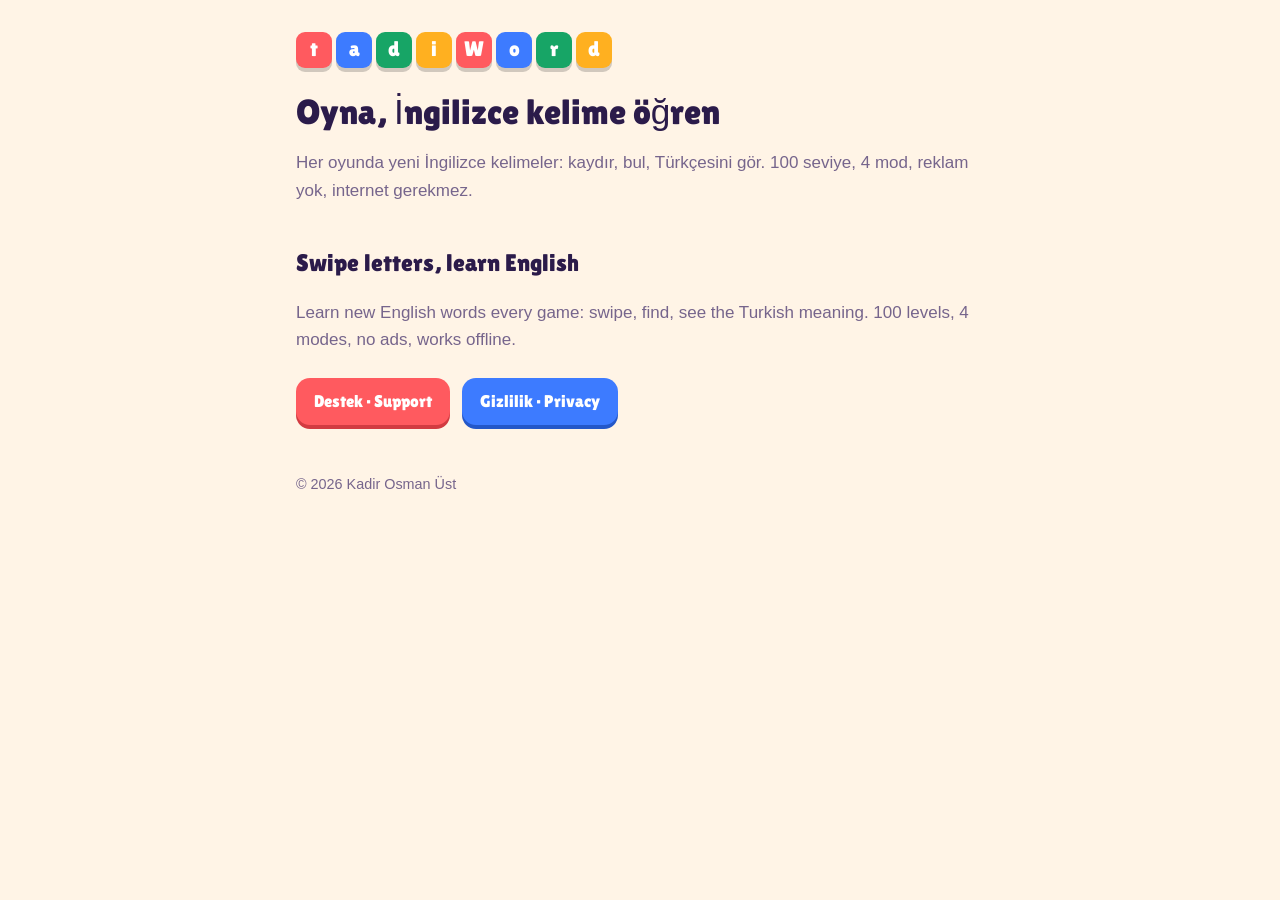
<file: index.html>
<!doctype html>
<html lang="tr">
<head>
  <meta charset="utf-8">
  <meta name="viewport" content="width=device-width, initial-scale=1">
  <title>TadiWord</title>
  <meta name="description" content="Oyna, İngilizce kelime öğren. Play word games, learn English.">
  <link rel="stylesheet" href="assets/style.css">
</head>
<body>
<main>
  <a class="brand" href="./" aria-label="TadiWord"><span>t</span><span>a</span><span>d</span><span>i</span><span>W</span><span>o</span><span>r</span><span>d</span></a>

  <h1>Oyna, İngilizce kelime öğren</h1>
  <p class="sub">Her oyunda yeni İngilizce kelimeler: kaydır, bul, Türkçesini gör. 100 seviye, 4 mod, reklam yok, internet gerekmez.</p>

  <h2 lang="en">Swipe letters, learn English</h2>
  <p class="sub" lang="en">Learn new English words every game: swipe, find, see the Turkish meaning. 100 levels, 4 modes, no ads, works offline.</p>

  <nav class="links">
    <a href="support/">Destek · Support</a>
    <a href="privacy/">Gizlilik · Privacy</a>
  </nav>

  <footer>© 2026 Kadir Osman Üst</footer>
</main>
</body>
</html>
</file>
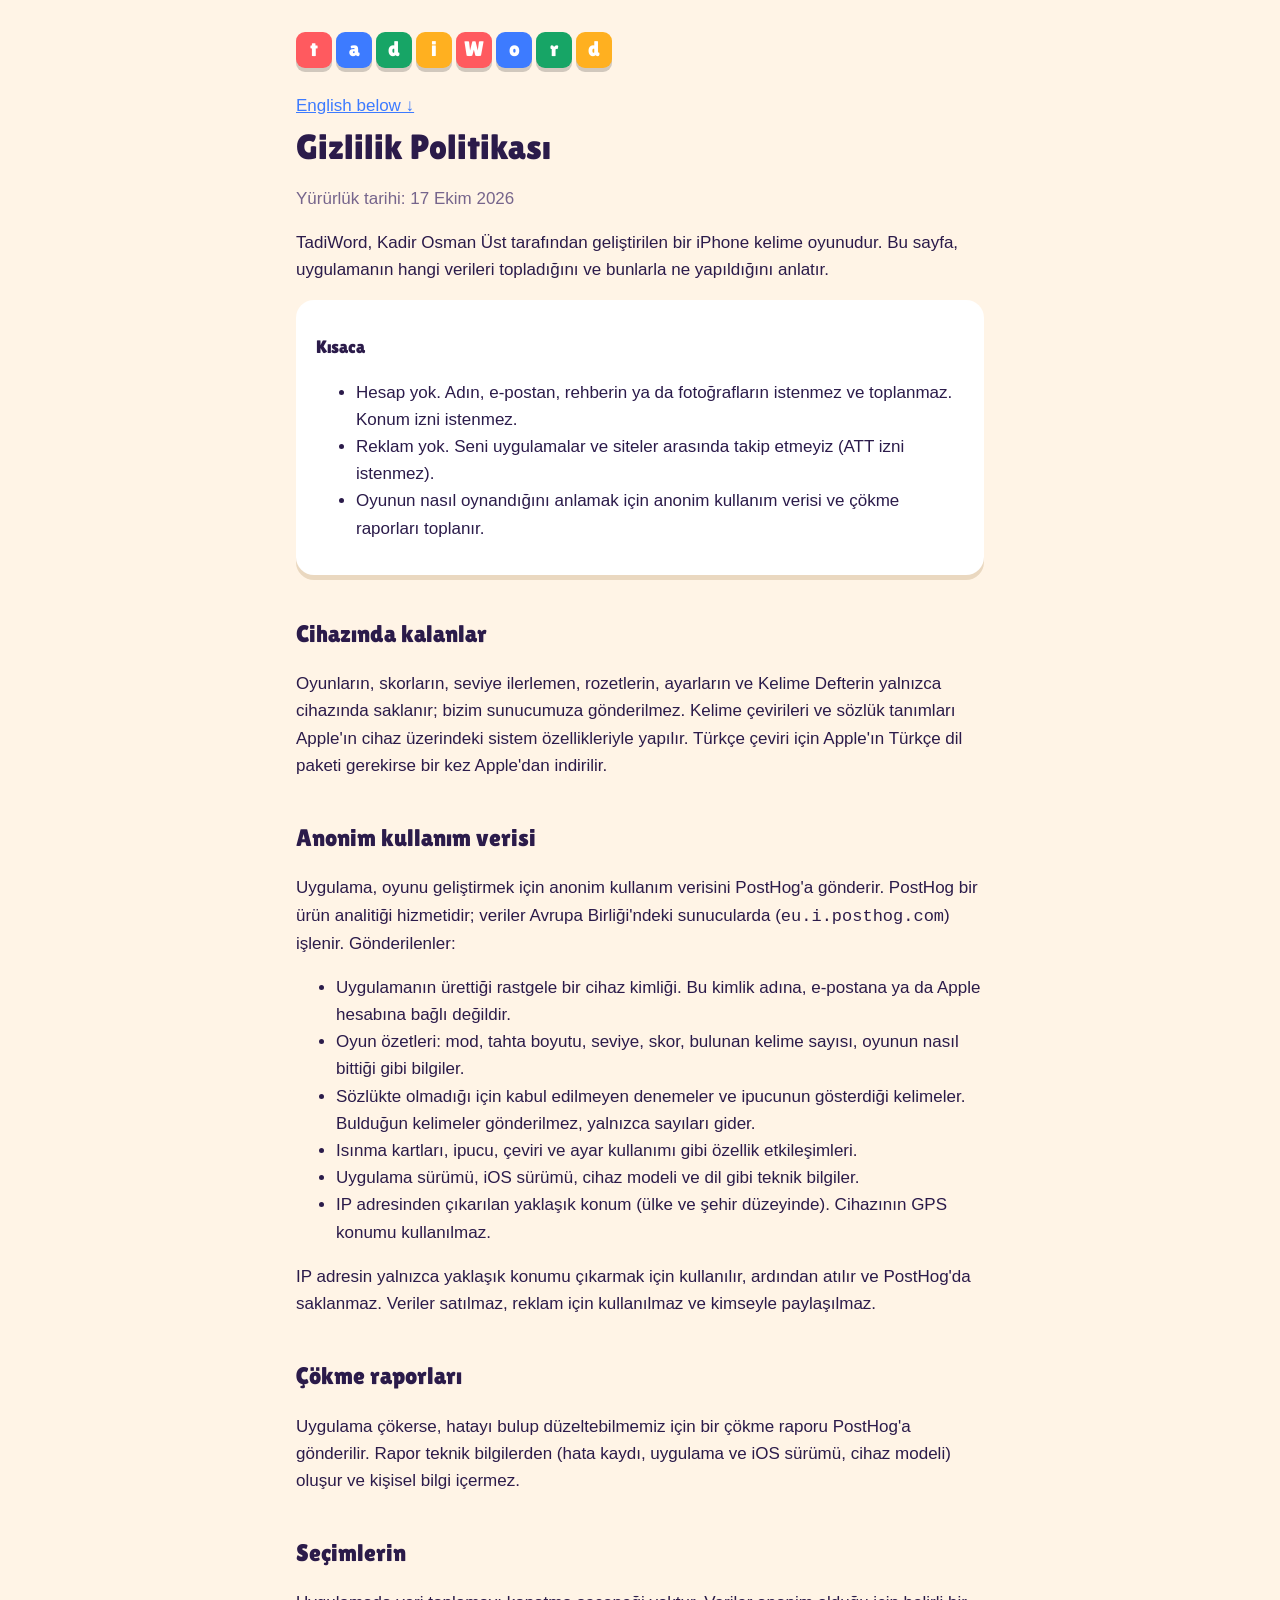
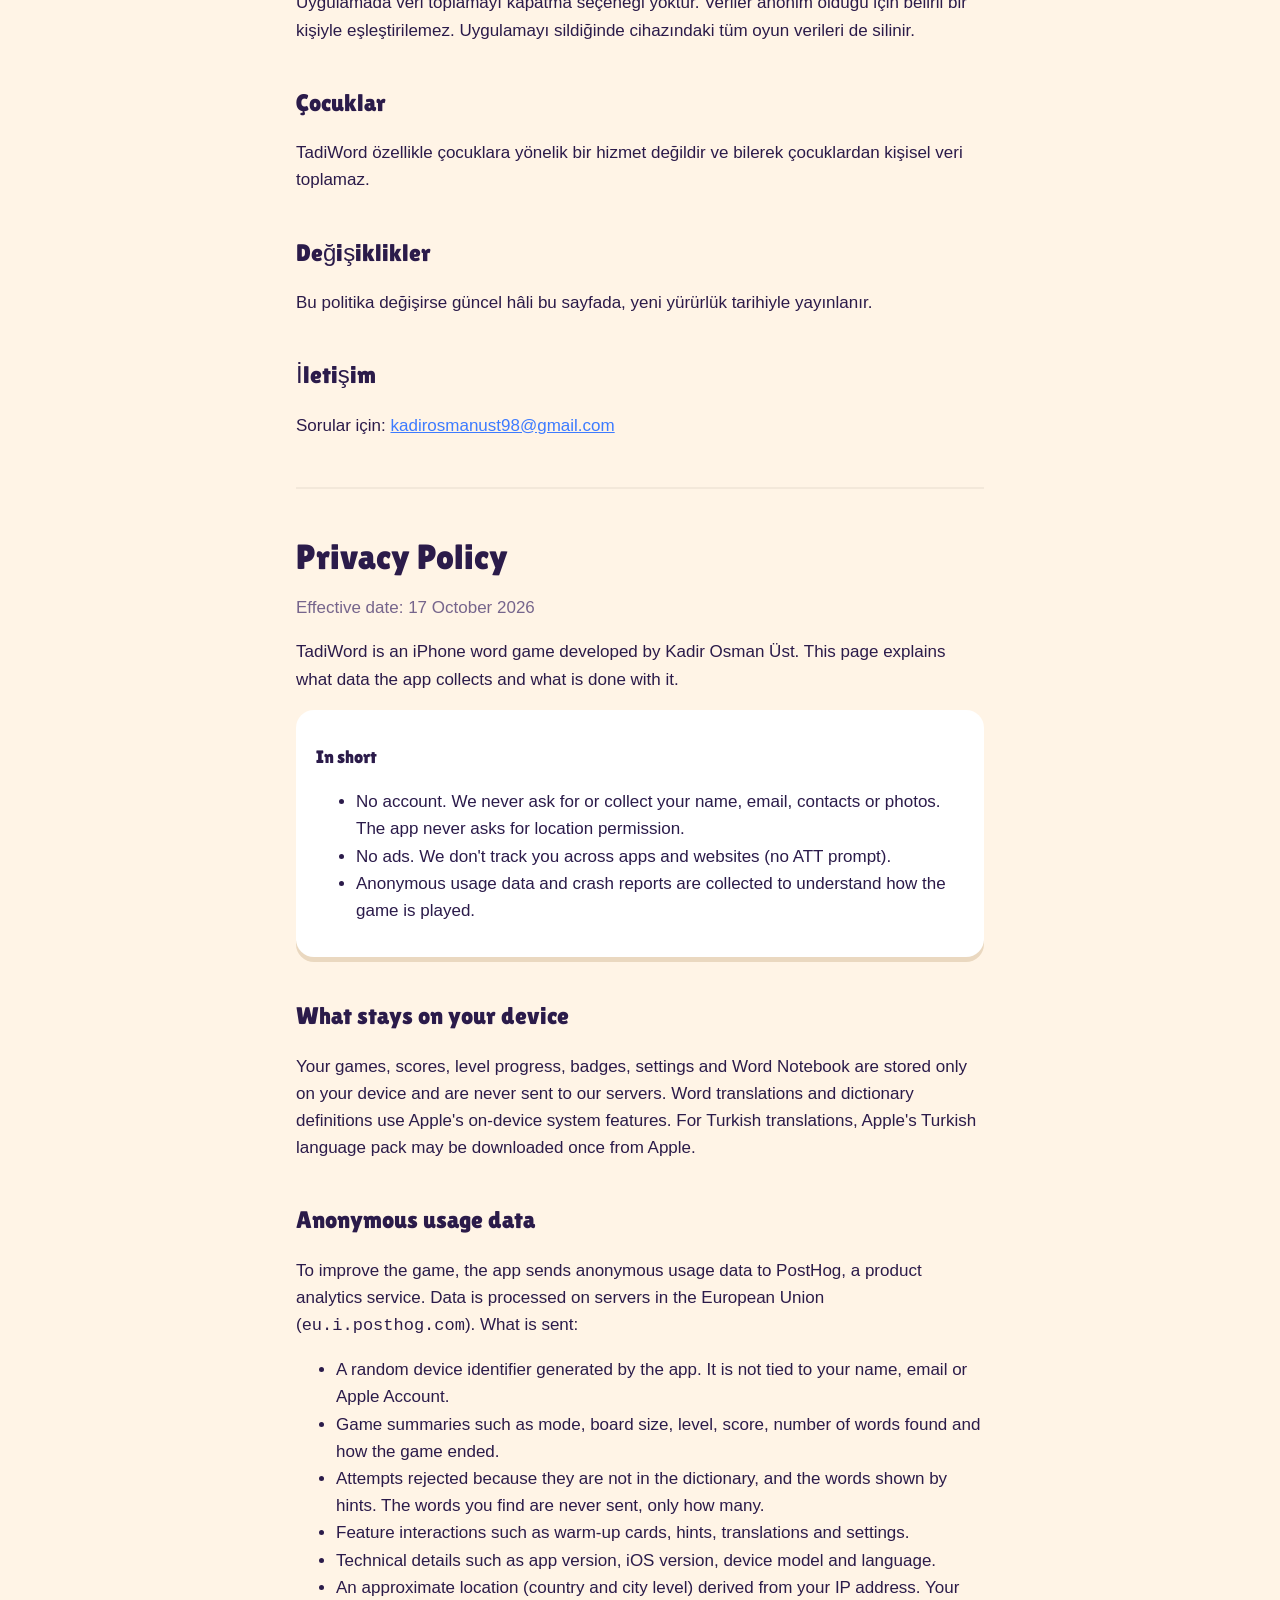
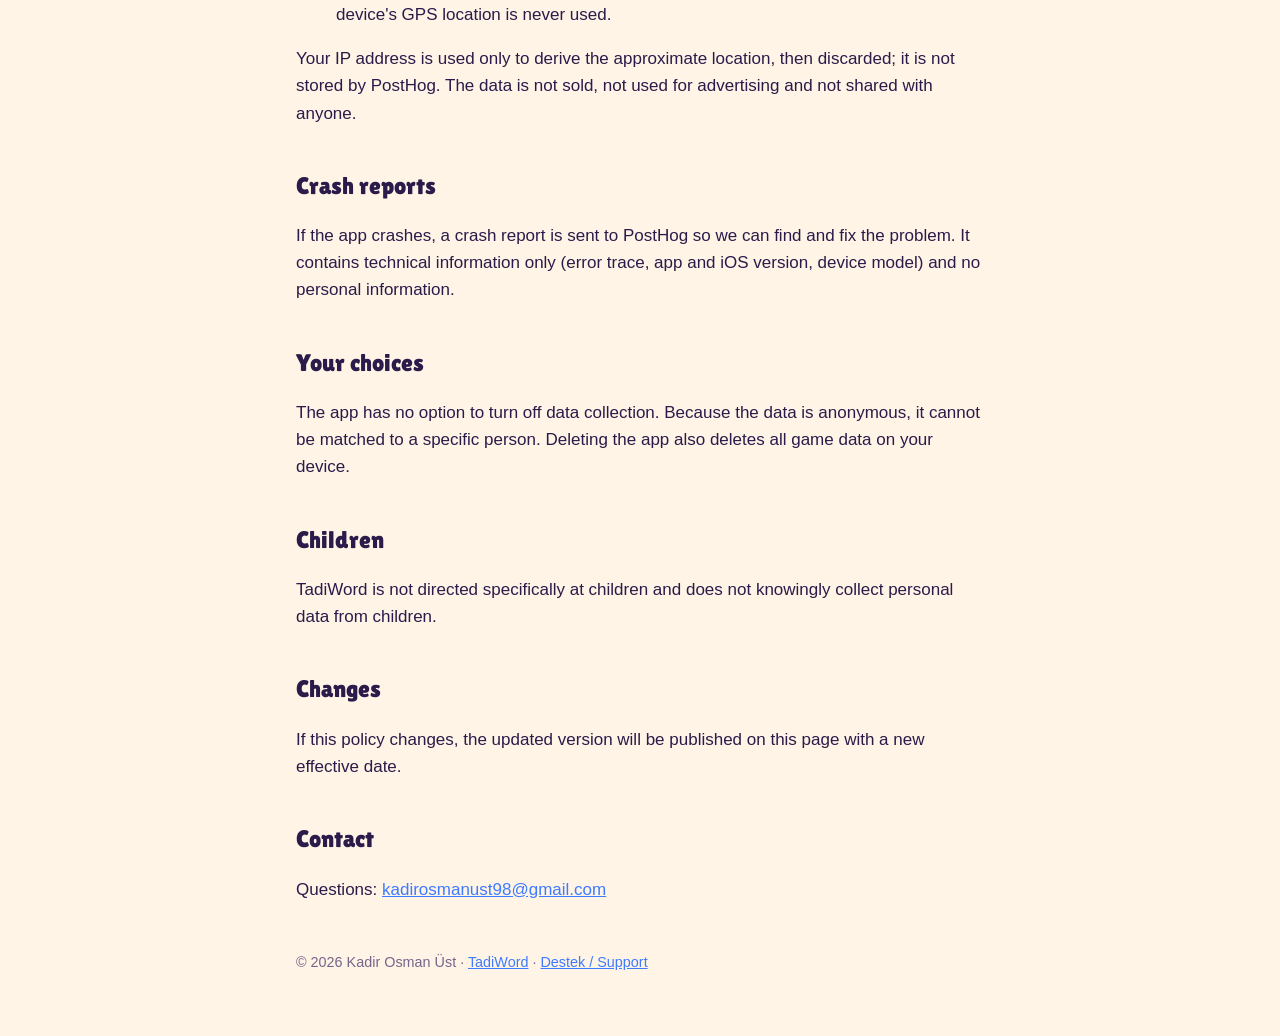
<file: privacy/index.html>
<!doctype html>
<html lang="tr">
<head>
  <meta charset="utf-8">
  <meta name="viewport" content="width=device-width, initial-scale=1">
  <title>Gizlilik Politikası · TadiWord</title>
  <link rel="stylesheet" href="../assets/style.css">
</head>
<body>
<main>
  <a class="brand" href="../" aria-label="TadiWord"><span>t</span><span>a</span><span>d</span><span>i</span><span>W</span><span>o</span><span>r</span><span>d</span></a>
  <p class="lang-switch"><a href="#en">English below ↓</a></p>

  <h1>Gizlilik Politikası</h1>
  <p class="sub">Yürürlük tarihi: 17 Ekim 2026</p>

  <p>TadiWord, Kadir Osman Üst tarafından geliştirilen bir iPhone kelime oyunudur. Bu sayfa, uygulamanın hangi verileri topladığını ve bunlarla ne yapıldığını anlatır.</p>

  <div class="card">
    <h3>Kısaca</h3>
    <ul>
      <li>Hesap yok. Adın, e-postan, rehberin ya da fotoğrafların istenmez ve toplanmaz. Konum izni istenmez.</li>
      <li>Reklam yok. Seni uygulamalar ve siteler arasında takip etmeyiz (ATT izni istenmez).</li>
      <li>Oyunun nasıl oynandığını anlamak için anonim kullanım verisi ve çökme raporları toplanır.</li>
    </ul>
  </div>

  <h2>Cihazında kalanlar</h2>
  <p>Oyunların, skorların, seviye ilerlemen, rozetlerin, ayarların ve Kelime Defterin yalnızca cihazında saklanır; bizim sunucumuza gönderilmez. Kelime çevirileri ve sözlük tanımları Apple'ın cihaz üzerindeki sistem özellikleriyle yapılır. Türkçe çeviri için Apple'ın Türkçe dil paketi gerekirse bir kez Apple'dan indirilir.</p>

  <h2>Anonim kullanım verisi</h2>
  <p>Uygulama, oyunu geliştirmek için anonim kullanım verisini PostHog'a gönderir. PostHog bir ürün analitiği hizmetidir; veriler Avrupa Birliği'ndeki sunucularda (<code>eu.i.posthog.com</code>) işlenir. Gönderilenler:</p>
  <ul>
    <li>Uygulamanın ürettiği rastgele bir cihaz kimliği. Bu kimlik adına, e-postana ya da Apple hesabına bağlı değildir.</li>
    <li>Oyun özetleri: mod, tahta boyutu, seviye, skor, bulunan kelime sayısı, oyunun nasıl bittiği gibi bilgiler.</li>
    <li>Sözlükte olmadığı için kabul edilmeyen denemeler ve ipucunun gösterdiği kelimeler. Bulduğun kelimeler gönderilmez, yalnızca sayıları gider.</li>
    <li>Isınma kartları, ipucu, çeviri ve ayar kullanımı gibi özellik etkileşimleri.</li>
    <li>Uygulama sürümü, iOS sürümü, cihaz modeli ve dil gibi teknik bilgiler.</li>
    <li>IP adresinden çıkarılan yaklaşık konum (ülke ve şehir düzeyinde). Cihazının GPS konumu kullanılmaz.</li>
  </ul>
  <p>IP adresin yalnızca yaklaşık konumu çıkarmak için kullanılır, ardından atılır ve PostHog'da saklanmaz. Veriler satılmaz, reklam için kullanılmaz ve kimseyle paylaşılmaz.</p>

  <h2>Çökme raporları</h2>
  <p>Uygulama çökerse, hatayı bulup düzeltebilmemiz için bir çökme raporu PostHog'a gönderilir. Rapor teknik bilgilerden (hata kaydı, uygulama ve iOS sürümü, cihaz modeli) oluşur ve kişisel bilgi içermez.</p>

  <h2>Seçimlerin</h2>
  <p>Uygulamada veri toplamayı kapatma seçeneği yoktur. Veriler anonim olduğu için belirli bir kişiyle eşleştirilemez. Uygulamayı sildiğinde cihazındaki tüm oyun verileri de silinir.</p>

  <h2>Çocuklar</h2>
  <p>TadiWord özellikle çocuklara yönelik bir hizmet değildir ve bilerek çocuklardan kişisel veri toplamaz.</p>

  <h2>Değişiklikler</h2>
  <p>Bu politika değişirse güncel hâli bu sayfada, yeni yürürlük tarihiyle yayınlanır.</p>

  <h2>İletişim</h2>
  <p>Sorular için: <a href="mailto:kadirosmanust98@gmail.com">kadirosmanust98@gmail.com</a></p>

  <hr>

  <section id="en" lang="en">
    <h1>Privacy Policy</h1>
    <p class="sub">Effective date: 17 October 2026</p>

    <p>TadiWord is an iPhone word game developed by Kadir Osman Üst. This page explains what data the app collects and what is done with it.</p>

    <div class="card">
      <h3>In short</h3>
      <ul>
        <li>No account. We never ask for or collect your name, email, contacts or photos. The app never asks for location permission.</li>
        <li>No ads. We don't track you across apps and websites (no ATT prompt).</li>
        <li>Anonymous usage data and crash reports are collected to understand how the game is played.</li>
      </ul>
    </div>

    <h2>What stays on your device</h2>
    <p>Your games, scores, level progress, badges, settings and Word Notebook are stored only on your device and are never sent to our servers. Word translations and dictionary definitions use Apple's on-device system features. For Turkish translations, Apple's Turkish language pack may be downloaded once from Apple.</p>

    <h2>Anonymous usage data</h2>
    <p>To improve the game, the app sends anonymous usage data to PostHog, a product analytics service. Data is processed on servers in the European Union (<code>eu.i.posthog.com</code>). What is sent:</p>
    <ul>
      <li>A random device identifier generated by the app. It is not tied to your name, email or Apple Account.</li>
      <li>Game summaries such as mode, board size, level, score, number of words found and how the game ended.</li>
      <li>Attempts rejected because they are not in the dictionary, and the words shown by hints. The words you find are never sent, only how many.</li>
      <li>Feature interactions such as warm-up cards, hints, translations and settings.</li>
      <li>Technical details such as app version, iOS version, device model and language.</li>
      <li>An approximate location (country and city level) derived from your IP address. Your device's GPS location is never used.</li>
    </ul>
    <p>Your IP address is used only to derive the approximate location, then discarded; it is not stored by PostHog. The data is not sold, not used for advertising and not shared with anyone.</p>

    <h2>Crash reports</h2>
    <p>If the app crashes, a crash report is sent to PostHog so we can find and fix the problem. It contains technical information only (error trace, app and iOS version, device model) and no personal information.</p>

    <h2>Your choices</h2>
    <p>The app has no option to turn off data collection. Because the data is anonymous, it cannot be matched to a specific person. Deleting the app also deletes all game data on your device.</p>

    <h2>Children</h2>
    <p>TadiWord is not directed specifically at children and does not knowingly collect personal data from children.</p>

    <h2>Changes</h2>
    <p>If this policy changes, the updated version will be published on this page with a new effective date.</p>

    <h2>Contact</h2>
    <p>Questions: <a href="mailto:kadirosmanust98@gmail.com">kadirosmanust98@gmail.com</a></p>
  </section>

  <footer>© 2026 Kadir Osman Üst · <a href="../">TadiWord</a> · <a href="../support/">Destek / Support</a></footer>
</main>
</body>
</html>
</file>
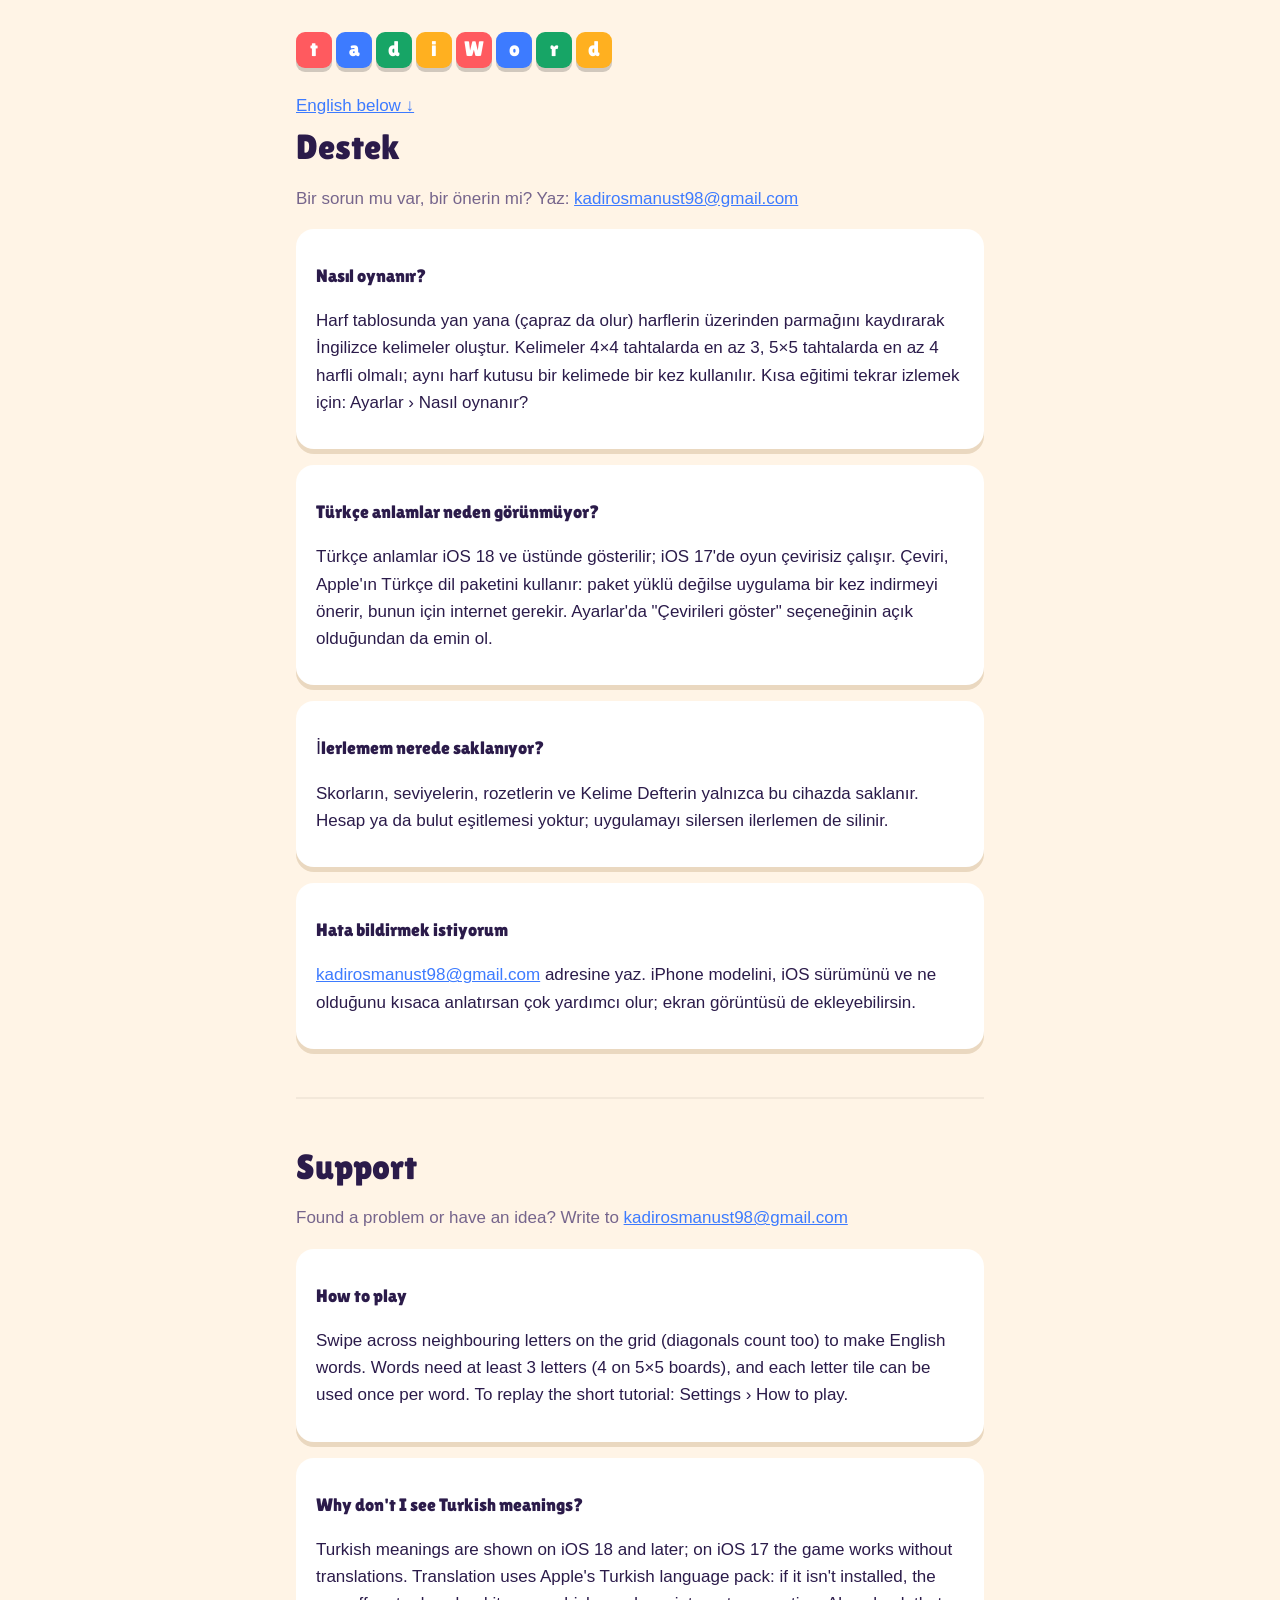
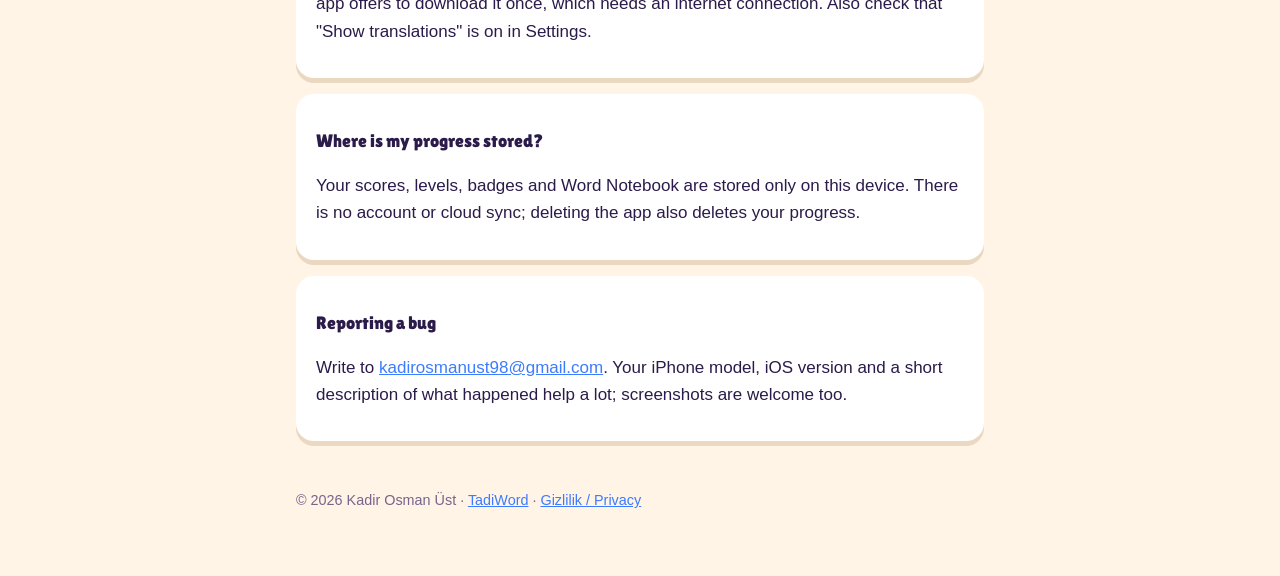
<file: support/index.html>
<!doctype html>
<html lang="tr">
<head>
  <meta charset="utf-8">
  <meta name="viewport" content="width=device-width, initial-scale=1">
  <title>Destek · TadiWord</title>
  <link rel="stylesheet" href="../assets/style.css">
</head>
<body>
<main>
  <a class="brand" href="../" aria-label="TadiWord"><span>t</span><span>a</span><span>d</span><span>i</span><span>W</span><span>o</span><span>r</span><span>d</span></a>
  <p class="lang-switch"><a href="#en">English below ↓</a></p>

  <h1>Destek</h1>
  <p class="sub">Bir sorun mu var, bir önerin mi? Yaz: <a href="mailto:kadirosmanust98@gmail.com">kadirosmanust98@gmail.com</a></p>

  <div class="card">
    <h3>Nasıl oynanır?</h3>
    <p>Harf tablosunda yan yana (çapraz da olur) harflerin üzerinden parmağını kaydırarak İngilizce kelimeler oluştur. Kelimeler 4×4 tahtalarda en az 3, 5×5 tahtalarda en az 4 harfli olmalı; aynı harf kutusu bir kelimede bir kez kullanılır. Kısa eğitimi tekrar izlemek için: Ayarlar › Nasıl oynanır?</p>
  </div>

  <div class="card">
    <h3>Türkçe anlamlar neden görünmüyor?</h3>
    <p>Türkçe anlamlar iOS 18 ve üstünde gösterilir; iOS 17'de oyun çevirisiz çalışır. Çeviri, Apple'ın Türkçe dil paketini kullanır: paket yüklü değilse uygulama bir kez indirmeyi önerir, bunun için internet gerekir. Ayarlar'da "Çevirileri göster" seçeneğinin açık olduğundan da emin ol.</p>
  </div>

  <div class="card">
    <h3>İlerlemem nerede saklanıyor?</h3>
    <p>Skorların, seviyelerin, rozetlerin ve Kelime Defterin yalnızca bu cihazda saklanır. Hesap ya da bulut eşitlemesi yoktur; uygulamayı silersen ilerlemen de silinir.</p>
  </div>

  <div class="card">
    <h3>Hata bildirmek istiyorum</h3>
    <p><a href="mailto:kadirosmanust98@gmail.com">kadirosmanust98@gmail.com</a> adresine yaz. iPhone modelini, iOS sürümünü ve ne olduğunu kısaca anlatırsan çok yardımcı olur; ekran görüntüsü de ekleyebilirsin.</p>
  </div>

  <hr>

  <section id="en" lang="en">
    <h1>Support</h1>
    <p class="sub">Found a problem or have an idea? Write to <a href="mailto:kadirosmanust98@gmail.com">kadirosmanust98@gmail.com</a></p>

    <div class="card">
      <h3>How to play</h3>
      <p>Swipe across neighbouring letters on the grid (diagonals count too) to make English words. Words need at least 3 letters (4 on 5×5 boards), and each letter tile can be used once per word. To replay the short tutorial: Settings › How to play.</p>
    </div>

    <div class="card">
      <h3>Why don't I see Turkish meanings?</h3>
      <p>Turkish meanings are shown on iOS 18 and later; on iOS 17 the game works without translations. Translation uses Apple's Turkish language pack: if it isn't installed, the app offers to download it once, which needs an internet connection. Also check that "Show translations" is on in Settings.</p>
    </div>

    <div class="card">
      <h3>Where is my progress stored?</h3>
      <p>Your scores, levels, badges and Word Notebook are stored only on this device. There is no account or cloud sync; deleting the app also deletes your progress.</p>
    </div>

    <div class="card">
      <h3>Reporting a bug</h3>
      <p>Write to <a href="mailto:kadirosmanust98@gmail.com">kadirosmanust98@gmail.com</a>. Your iPhone model, iOS version and a short description of what happened help a lot; screenshots are welcome too.</p>
    </div>
  </section>

  <footer>© 2026 Kadir Osman Üst · <a href="../">TadiWord</a> · <a href="../privacy/">Gizlilik / Privacy</a></footer>
</main>
</body>
</html>
</file>
<file: assets/style.css>
@font-face {
  font-family: "Lilita One";
  src: url("LilitaOne-Regular.ttf") format("truetype");
  font-display: swap;
}

:root {
  --bg: #FFF4E6;
  --ink: #2B1B4A;
  --sub: #76658C;
  --card: #FFFFFF;
  --card-edge: #EAD8C0;
  --coral: #FF5A5F;
  --blue: #3D7BFF;
  --green: #17A566;
  --gold: #FFB020;
}

* { box-sizing: border-box; }

body {
  margin: 0;
  background: var(--bg);
  color: var(--ink);
  font: 17px/1.6 -apple-system, BlinkMacSystemFont, "Segoe UI", Roboto, sans-serif;
}

main {
  max-width: 720px;
  margin: 0 auto;
  padding: 32px 16px 64px;
}

h1, h2, h3, .brand { font-family: "Lilita One", -apple-system, sans-serif; font-weight: 400; }
h1 { font-size: 2.2rem; line-height: 1.15; margin: 0 0 8px; }
h2 { font-size: 1.5rem; margin: 40px 0 8px; }
h3 { font-size: 1.15rem; margin: 24px 0 4px; }
p, li { color: var(--ink); }
.sub { color: var(--sub); }
a { color: var(--blue); }

.brand {
  display: inline-flex;
  gap: 4px;
  margin-bottom: 24px;
  text-decoration: none;
}
.brand span {
  display: inline-grid;
  place-items: center;
  width: 36px;
  height: 36px;
  border-radius: 9px;
  color: #fff;
  font-size: 1.3rem;
  box-shadow: 0 4px 0 rgba(0, 0, 0, .18);
}
.brand span:nth-child(4n+1) { background: var(--coral); }
.brand span:nth-child(4n+2) { background: var(--blue); }
.brand span:nth-child(4n+3) { background: var(--green); }
.brand span:nth-child(4n+4) { background: var(--gold); }

.card {
  background: var(--card);
  border-radius: 18px;
  box-shadow: 0 5px 0 var(--card-edge);
  padding: 8px 20px 16px;
  margin: 16px 0;
}

.lang-switch { margin: 0 0 8px; color: var(--sub); }

nav.links { display: flex; flex-wrap: wrap; gap: 12px; margin-top: 24px; }
nav.links a {
  font-family: "Lilita One", sans-serif;
  text-decoration: none;
  color: #fff;
  background: var(--coral);
  padding: 10px 18px;
  border-radius: 14px;
  box-shadow: 0 4px 0 #D23B41;
}
nav.links a:nth-child(2) { background: var(--blue); box-shadow: 0 4px 0 #2457C8; }

footer { margin-top: 48px; color: var(--sub); font-size: .9rem; }
hr { border: 0; border-top: 2px solid #F3E8DA; margin: 48px 0; }
</file>
